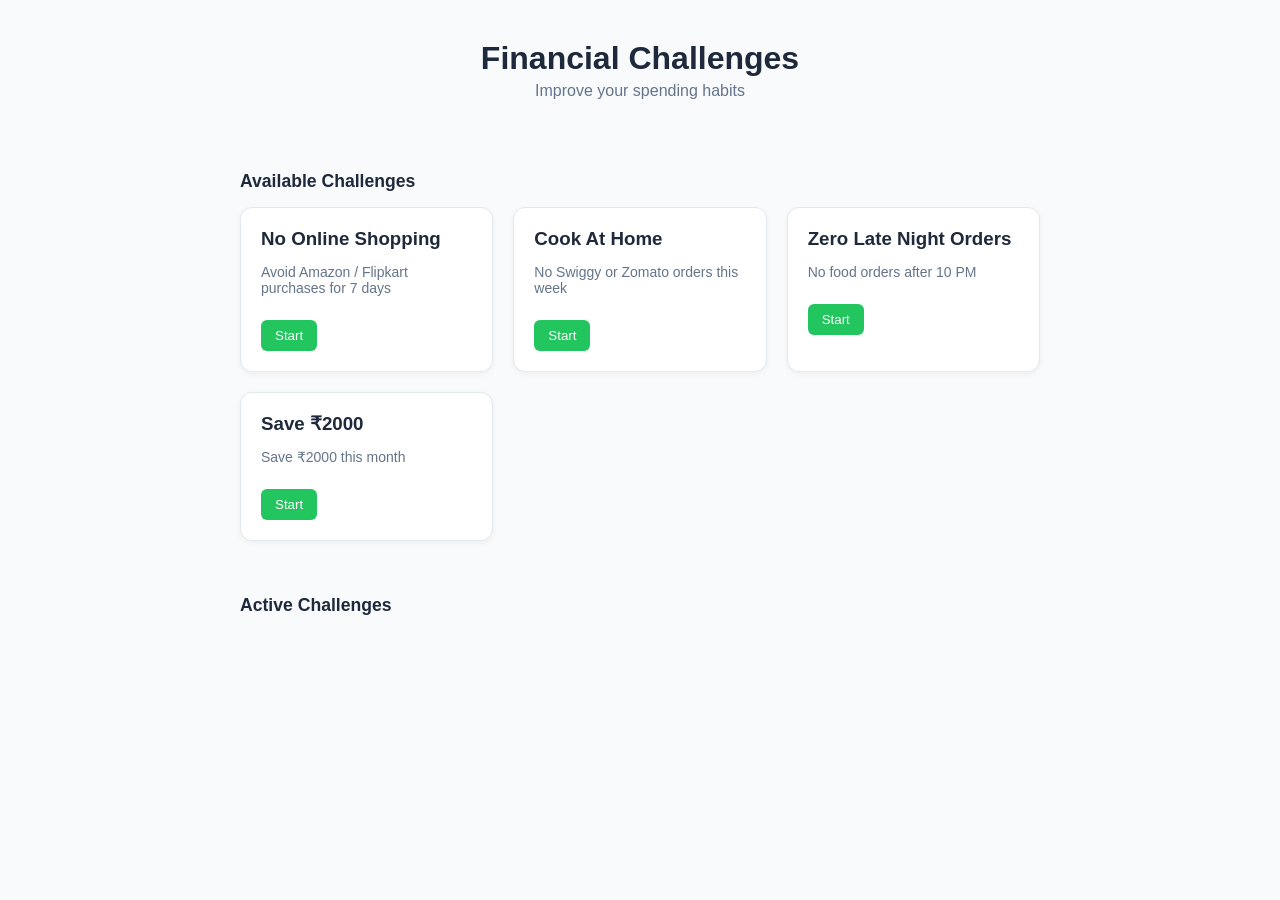
<file: templates/challenges.html>
<!DOCTYPE html>

<html>

<head>
<title>Financial Challenges</title>
<link rel="stylesheet" href="/static/gamestyle.css">

<style>

.challenge-grid{
display:grid;
grid-template-columns:repeat(auto-fit,minmax(220px,1fr));
gap:20px;
}

.challenge-card{
background:white;
padding:20px;
border-radius:12px;
border:1px solid #e2e8f0;
box-shadow:0 2px 6px rgba(0,0,0,0.05);
}

.challenge-card h3{
margin:0 0 10px 0;
}

.challenge-card p{
font-size:14px;
color:#64748b;
}

.challenge-card button{
margin-top:10px;
padding:8px 14px;
border:none;
background:#22c55e;
color:white;
border-radius:6px;
cursor:pointer;
}

.progress{
margin-top:10px;
background:#e2e8f0;
border-radius:6px;
height:8px;
}

.progress-bar{
height:8px;
background:#22c55e;
border-radius:6px;
width:0%;
}

</style>

</head>

<body>

<header class="header">
<h1>Financial Challenges</h1>
<p>Improve your spending habits</p>
</header>

<section>

<h2>Available Challenges</h2>

<div class="challenge-grid">

<div class="challenge-card">
<h3>No Online Shopping</h3>
<p>Avoid Amazon / Flipkart purchases for 7 days</p>
<button onclick="startChallenge('shopping')">Start</button>
</div>

<div class="challenge-card">
<h3>Cook At Home</h3>
<p>No Swiggy or Zomato orders this week</p>
<button onclick="startChallenge('food')">Start</button>
</div>

<div class="challenge-card">
<h3>Zero Late Night Orders</h3>
<p>No food orders after 10 PM</p>
<button onclick="startChallenge('latenight')">Start</button>
</div>

<div class="challenge-card">
<h3>Save ₹2000</h3>
<p>Save ₹2000 this month</p>
<button onclick="startChallenge('saving')">Start</button>
</div>

</div>

</section>

<section>

<h2>Active Challenges</h2>

<div id="activeChallenges" class="challenge-grid"></div>

</section>

<script>

let activeChallenges=[]


function startChallenge(type){

let challenge={
type:type,
progress:Math.floor(Math.random()*100)
}

activeChallenges.push(challenge)

renderChallenges()

}


function renderChallenges(){

let container=document.getElementById("activeChallenges")

container.innerHTML=""

activeChallenges.forEach(c=>{

let div=document.createElement("div")

div.className="challenge-card"

div.innerHTML=`
<h3>${formatName(c.type)}</h3>

<p>Progress</p>

<div class="progress">
<div class="progress-bar" style="width:${c.progress}%"></div>
</div>

<p>${c.progress}% completed</p>
`

container.appendChild(div)

})

}


function formatName(type){

if(type=="shopping") return "No Online Shopping"
if(type=="food") return "Cook At Home"
if(type=="latenight") return "Zero Late Night Orders"
if(type=="saving") return "Save ₹2000"

return type

}

</script>

</body>
</html>
</file>
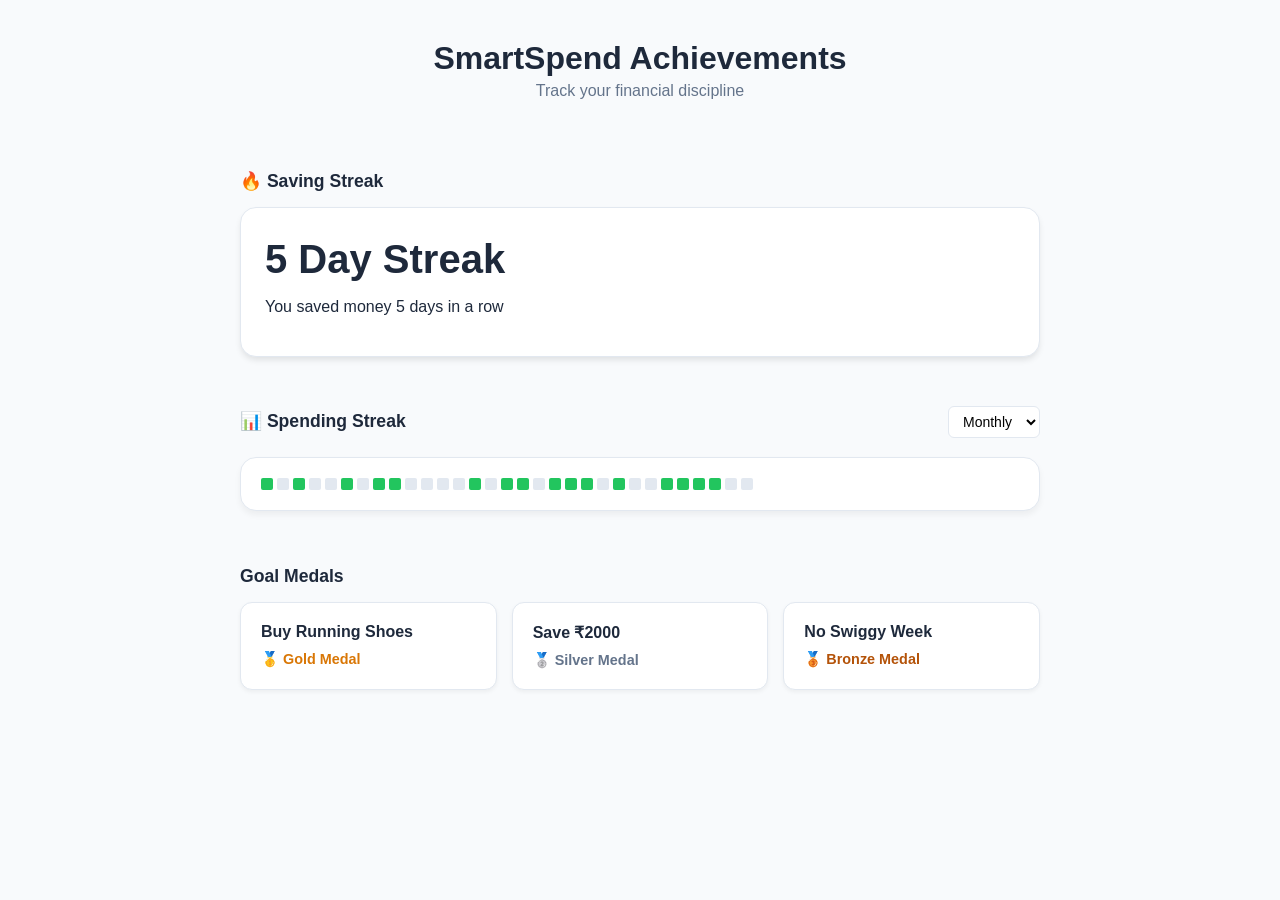
<file: templates/gamification.html>
<!DOCTYPE html>
<html>

<head>
    <title>SmartSpend Achievements</title>
    <link rel="stylesheet" href="/static/gamestyle.css">
</head>

<body>

<header class="header">
    <h1>SmartSpend Achievements</h1>
    <p>Track your financial discipline</p>
</header>


<!-- Saving Streak -->

<section class="streak-section">

    <h2>🔥 Saving Streak</h2>

    <div class="streak-card">
        <h1>5 Day Streak</h1>
        <p>You saved money 5 days in a row</p>
    </div>

</section>
<section class="grid-section">

    <div class="analysis-header">
    
    <h2>📊 Spending Streak</h2>
    
    <select id="viewSelector" onchange="changeView()">
    <option value="weekly">Weekly</option>
    <option value="monthly" selected>Monthly</option>
    <option value="yearly">Yearly</option>
    </select>
    
    </div>
   
    <div id="gridContainer" class="dynamic-grid"></div>
    
    </section>


<!-- Medals -->

<section class="medal-section">

<h2>Goal Medals</h2>

<div class="medals">

    <div class="medal-card">
        <h3>Buy Running Shoes</h3>
        <p class="gold">🥇 Gold Medal</p>
    </div>

    <div class="medal-card">
        <h3>Save ₹2000</h3>
        <p class="silver">🥈 Silver Medal</p>
    </div>

    <div class="medal-card">
        <h3>No Swiggy Week</h3>
        <p class="bronze">🥉 Bronze Medal</p>
    </div>

</div>

</section>
<script>

    document.addEventListener("DOMContentLoaded", function(){
        changeView()
    })
    
    function changeView(){
    
        const view = document.getElementById("viewSelector").value
        const container = document.getElementById("gridContainer")
    
        container.innerHTML = ""
    
        let days = 0
        const today = new Date()
    
        if(view === "weekly"){
            days = 7
        }
    
        else if(view === "monthly"){
            const year = today.getFullYear()
            const month = today.getMonth()
            days = new Date(year, month + 1, 0).getDate()
        }
    
        else{
            days = 365
        }
    
        for(let i=0;i<days;i++){
    
            const square = document.createElement("div")
            square.classList.add("square")
    
            const date = new Date()
            date.setDate(today.getDate() - (days - i))
    
            const formattedDate = date.toLocaleDateString("en-US",{
                month:"short",
                day:"2-digit"
            })
    
            const amount = Math.floor(Math.random()*500)
    
            if(amount < 200){
                square.classList.add("active")
            }
    
            square.setAttribute(
                "data-title",
                formattedDate + " ₹" + amount
            )
    
            container.appendChild(square)
    
        }
    
    }
    
    </script>

</body>
</html>
</file>
<file: static/gamestyle.css>
:root {
    --primary-green: #22c55e;
    --bg-slate: #f8fafc;
    --card-white: #ffffff;
    --text-main: #1e293b;
    --text-muted: #64748b;
    --border: #e2e8f0;
}

/* Base Layout */

body {
    font-family: 'Inter', -apple-system, sans-serif;
    background-color: var(--bg-slate);
    color: var(--text-main);
    margin: 0;
    padding: 40px 20px;
    display: flex;
    flex-direction: column;
    align-items: center;
}


/* Header */

.header {
    text-align: center;
    margin-bottom: 40px;
}

.header h1 {
    font-size: 2rem;
    margin: 0;
    font-weight: 800;
}

.header p {
    color: var(--text-muted);
    margin-top: 5px;
}


/* Section Layout */

section {
    width: 100%;
    max-width: 800px;
    margin-bottom: 40px;
}

h2 {
    font-size: 1.1rem;
    font-weight: 700;
    margin-bottom: 15px;
    display: flex;
    align-items: center;
    gap: 8px;
}


/* Saving Streak Card */

.streak-card {
    background: var(--card-white);
    padding: 24px;
    border-radius: 16px;
    box-shadow: 0 4px 6px -1px rgba(0,0,0,0.1);
    border: 1px solid var(--border);
}

.streak-card h1 {
    font-size: 2.5rem;
    margin: 5px 0;
}


/* Analysis Header */

.analysis-header{
    display:flex;
    justify-content:space-between;
    align-items:center;
    margin-bottom:10px;
}

.analysis-header select{
    padding:6px 10px;
    border-radius:6px;
    border:1px solid var(--border);
    background:white;
    font-size:14px;
    cursor:pointer;
}


/* Day Info Display */

.day-info{
    margin-bottom:15px;
    font-size:16px;
    font-weight:600;
    color:#1e293b;
}


/* Dynamic Contribution Grid */

.dynamic-grid{
    display:grid;
    grid-template-columns:repeat(auto-fill, minmax(12px,12px));
    gap:4px;
    padding:20px;
    background:var(--card-white);
    border-radius:16px;
    border:1px solid var(--border);
    box-shadow:0 4px 6px rgba(0,0,0,0.05);
}


/* Individual Square */

.square {
    width:12px;
    height:12px;
    background:#e2e8f0;
    border-radius:2px;
    cursor:pointer;
    position:relative;
    transition:transform 0.1s ease;
}

.square:hover{
    transform:scale(1.3);
    z-index:10;
}


/* Default success color */

.square.active{
    background-color: var(--primary-green);
}


/* Selected square highlight */

.square.selected{
    outline:2px solid #16a34a;
}


/* Tooltip */

.square:hover::after{
    content: attr(data-title);
    position:absolute;
    bottom:150%;
    left:50%;
    transform:translateX(-50%);
    background:#1e293b;
    color:white;
    padding:6px 10px;
    border-radius:6px;
    font-size:11px;
    white-space:nowrap;
    pointer-events:none;
    box-shadow:0 10px 15px rgba(0,0,0,0.3);
}


/* Heatmap intensity levels (GitHub style) */

.level1{ background:#bbf7d0; }

.level2{ background:#4ade80; }

.level3{ background:#22c55e; }

.level4{ background:#15803d; }


/* Medal Section */

.medals{
    display:grid;
    grid-template-columns:repeat(auto-fit, minmax(200px,1fr));
    gap:15px;
}

.medal-card{
    background:var(--card-white);
    padding:20px;
    border-radius:12px;
    border:1px solid var(--border);
    box-shadow:0 2px 4px rgba(0,0,0,0.05);
}

.medal-card h3{
    margin:0 0 10px 0;
    font-size:1rem;
}

.medal-card p{
    margin:0;
    font-weight:600;
    font-size:0.9rem;
}


/* Medal Colors */

.gold{
    color:#d97706;
}

.silver{
    color:#64748b;
}

.bronze{
    color:#b45309;
}
</file>
